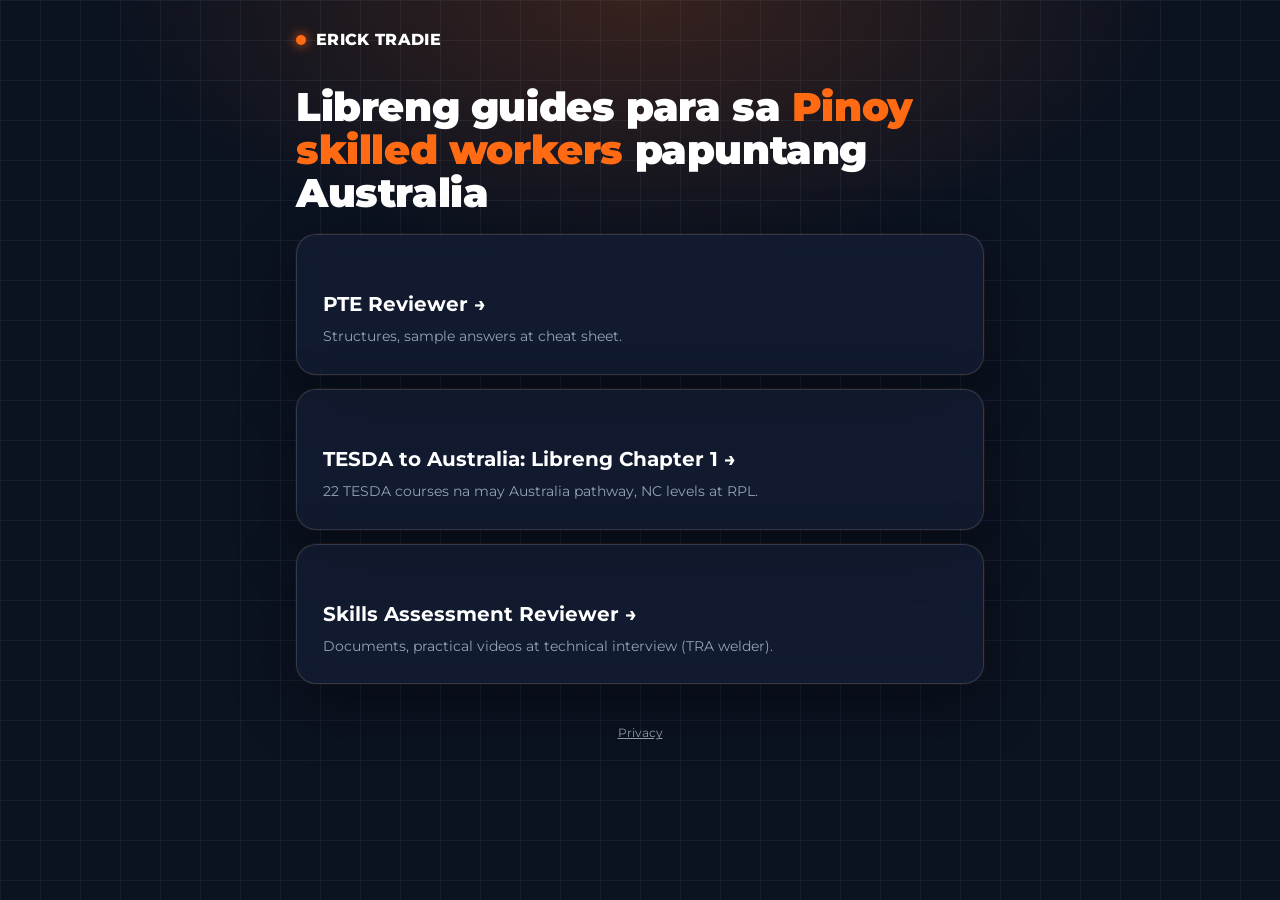
<file: index.html>
<!doctype html>
<html lang="en">
<head>
  <meta charset="utf-8">
  <meta name="viewport" content="width=device-width, initial-scale=1">
  <title>Free Guides | Erick Tradie</title>
  <meta name="description" content="Libreng guides para sa Pinoy skilled workers papuntang Australia: PTE reviewer, TESDA to Australia ebook, skills assessment reviewer.">
  <link href="https://fonts.googleapis.com/css2?family=Montserrat:wght@400;600;700;800;900&display=swap" rel="stylesheet">
  <link rel="stylesheet" href="assets/style.css">
</head>
<body>
  <div class="wrap prose" style="margin:0 auto">
    <a class="brand" href="./"><span class="dot"></span> ERICK TRADIE</a>
    <h1 style="margin-top:32px">Libreng guides para sa <span style="color:var(--orange)">Pinoy skilled workers</span> papuntang Australia</h1>
    <div style="display:grid;gap:14px;margin-top:20px">
      <a class="card" href="pte/" style="text-decoration:none;color:inherit"><h2>PTE Reviewer →</h2><p class="small" style="margin:0">Structures, sample answers at cheat sheet.</p></a>
      <a class="card" href="tesda/" style="text-decoration:none;color:inherit"><h2>TESDA to Australia: Libreng Chapter 1 →</h2><p class="small" style="margin:0">22 TESDA courses na may Australia pathway, NC levels at RPL.</p></a>
      <a class="card" href="skills/" style="text-decoration:none;color:inherit"><h2>Skills Assessment Reviewer →</h2><p class="small" style="margin:0">Documents, practical videos at technical interview (TRA welder).</p></a>
    </div>
    <footer><a href="privacy/">Privacy</a></footer>
  </div>
</body>
</html>
</file>
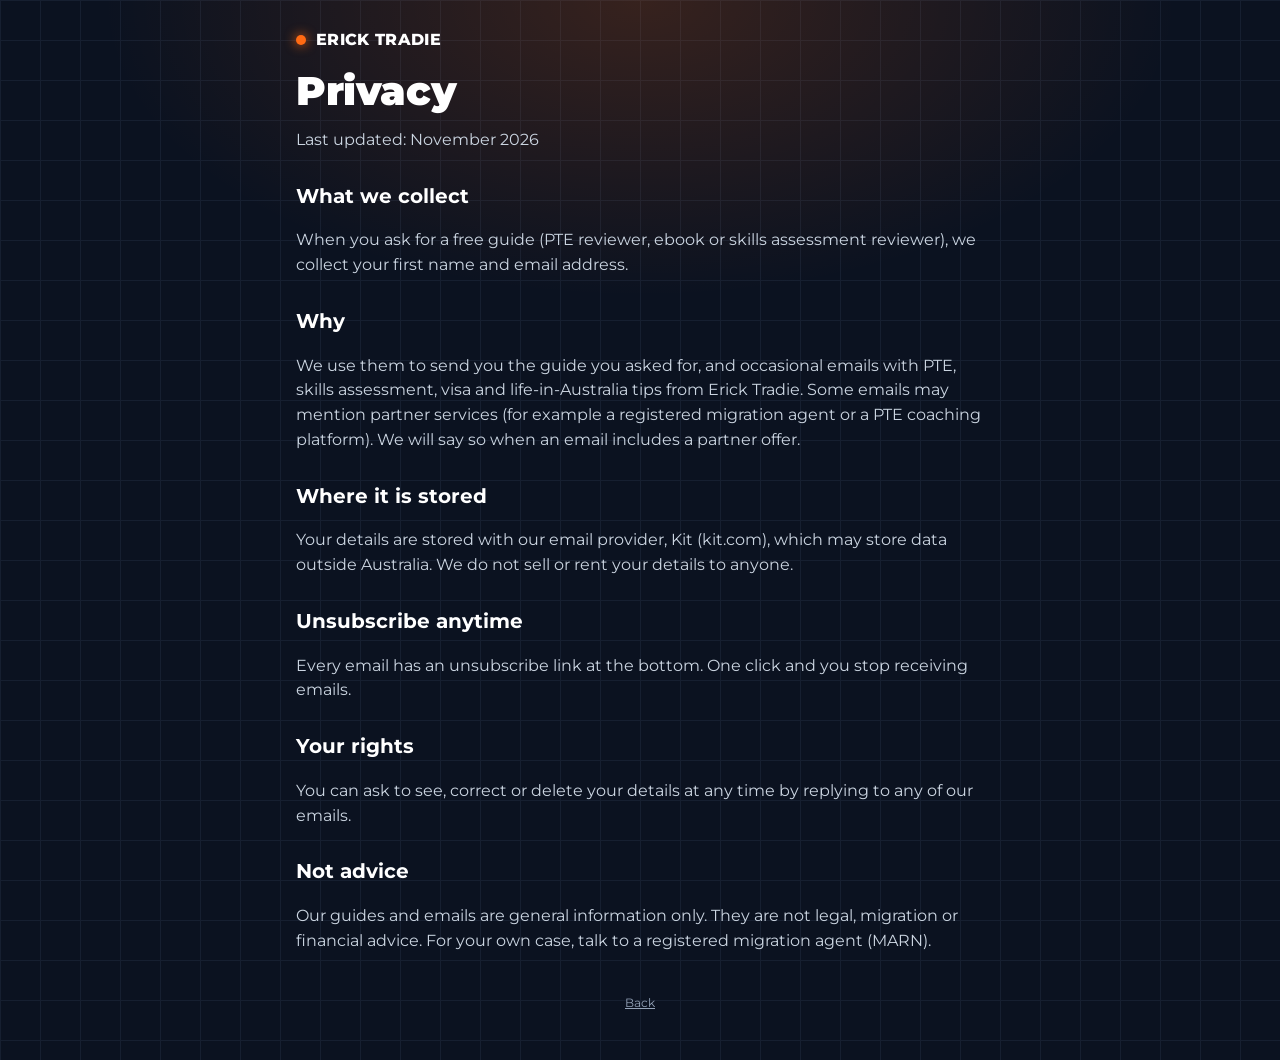
<file: privacy/index.html>
<!doctype html>
<html lang="en">
<head>
  <meta charset="utf-8">
  <meta name="viewport" content="width=device-width, initial-scale=1">
  <title>Privacy | Erick Tradie</title>
  <link href="https://fonts.googleapis.com/css2?family=Montserrat:wght@400;600;700;800;900&display=swap" rel="stylesheet">
  <link rel="stylesheet" href="../assets/style.css">
</head>
<body>
  <div class="wrap prose" style="margin:0 auto">
    <a class="brand" href="../"><span class="dot"></span> ERICK TRADIE</a>
    <h1>Privacy</h1>
    <p>Last updated: November 2026</p>

    <h2>What we collect</h2>
    <p>When you ask for a free guide (PTE reviewer, ebook or skills assessment reviewer), we collect your first name and email address.</p>

    <h2>Why</h2>
    <p>We use them to send you the guide you asked for, and occasional emails with PTE, skills assessment, visa and life-in-Australia tips from Erick Tradie. Some emails may mention partner services (for example a registered migration agent or a PTE coaching platform). We will say so when an email includes a partner offer.</p>

    <h2>Where it is stored</h2>
    <p>Your details are stored with our email provider, Kit (kit.com), which may store data outside Australia. We do not sell or rent your details to anyone.</p>

    <h2>Unsubscribe anytime</h2>
    <p>Every email has an unsubscribe link at the bottom. One click and you stop receiving emails.</p>

    <h2>Your rights</h2>
    <p>You can ask to see, correct or delete your details at any time by replying to any of our emails.</p>

    <h2>Not advice</h2>
    <p>Our guides and emails are general information only. They are not legal, migration or financial advice. For your own case, talk to a registered migration agent (MARN).</p>

    <footer><a href="../">Back</a></footer>
  </div>
</body>
</html>
</file>
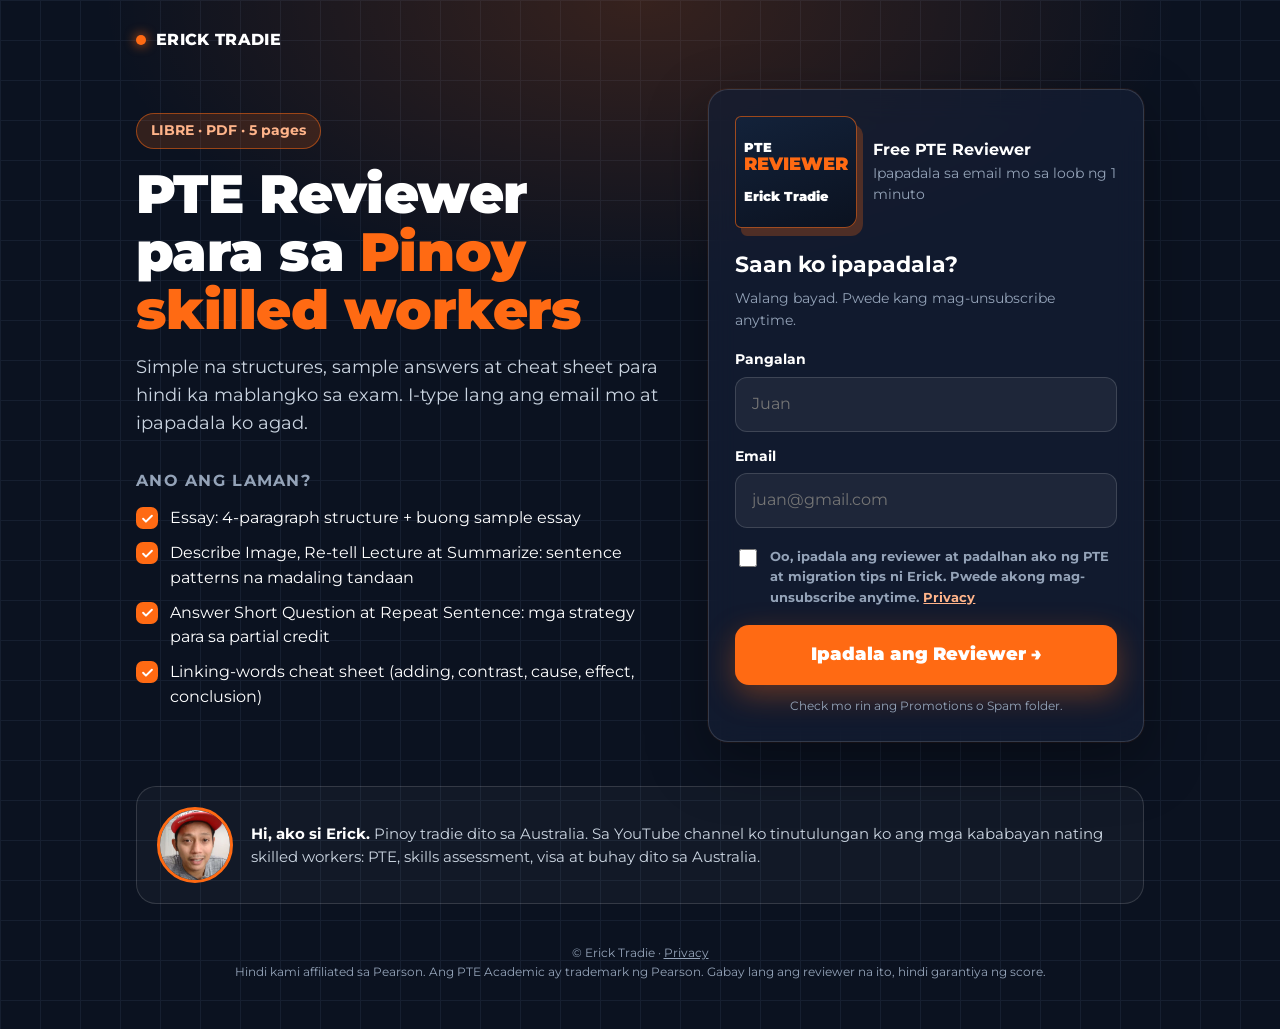
<file: pte/index.html>
<!doctype html>
<html lang="en">
<head>
  <meta charset="utf-8">
  <meta name="viewport" content="width=device-width, initial-scale=1">
  <title>Free PTE Reviewer | Erick Tradie</title>
  <meta name="description" content="Libreng PTE reviewer para sa Pinoy skilled workers papuntang Australia: structures, sample answers at cheat sheet para sa mga PTE task.">
  <meta property="og:title" content="Libreng PTE Reviewer – Erick Tradie">
  <meta property="og:description" content="Structures, sample answers at linking-words cheat sheet. I-type lang ang email mo.">
  <meta property="og:image" content="../assets/erick.jpg">
  <link rel="preconnect" href="https://fonts.googleapis.com">
  <link rel="preconnect" href="https://fonts.gstatic.com" crossorigin>
  <link href="https://fonts.googleapis.com/css2?family=Montserrat:wght@400;600;700;800;900&display=swap" rel="stylesheet">
  <link rel="stylesheet" href="../assets/style.css">
</head>
<body>
  <div class="wrap">
    <a class="brand" href="../"><span class="dot"></span> ERICK TRADIE</a>

    <main class="hero">
      <section class="intro">
        <span class="kicker">LIBRE · PDF · 5 pages</span>
        <h1>PTE Reviewer para sa <span class="accent">Pinoy skilled workers</span></h1>
        <p class="lead">Simple na structures, sample answers at cheat sheet para hindi ka mablangko sa exam. I-type lang ang email mo at ipapadala ko agad.</p>
      </section>
      <section class="inside">
        <h2 class="inside-title">Ano ang laman?</h2>
        <ul class="list">
          <li>Essay: 4-paragraph structure + buong sample essay</li>
          <li>Describe Image, Re-tell Lecture at Summarize: sentence patterns na madaling tandaan</li>
          <li>Answer Short Question at Repeat Sentence: mga strategy para sa partial credit</li>
          <li>Linking-words cheat sheet (adding, contrast, cause, effect, conclusion)</li>
        </ul>
      </section>

      <section class="card" aria-labelledby="get">
        <div class="cover">
          <div class="book">PTE<br><span>REVIEWER</span><br>Erick Tradie</div>
          <div class="meta"><b>Free PTE Reviewer</b>Ipapadala sa email mo sa loob ng 1 minuto</div>
        </div>
        <h2 id="get">Saan ko ipapadala?</h2>
        <p class="small">Walang bayad. Pwede kang mag-unsubscribe anytime.</p>

        <!-- Kit form "PTE Reviewer" (ID 10168295) -->
        <form id="lead" action="https://app.kit.com/forms/10168295/subscriptions" method="post">
          <label for="fn">Pangalan</label>
          <input id="fn" type="text" name="fields[first_name]" autocomplete="given-name" placeholder="Juan" required>
          <label for="em">Email</label>
          <input id="em" type="email" name="email_address" autocomplete="email" placeholder="juan@gmail.com" required>
          <label class="consent"><input type="checkbox" required>
            <span>Oo, ipadala ang reviewer at padalhan ako ng PTE at migration tips ni Erick. Pwede akong mag-unsubscribe anytime. <a href="../privacy/">Privacy</a></span></label>
          <button class="btn" type="submit">Ipadala ang Reviewer →</button>
          <p class="note">Check mo rin ang Promotions o Spam folder.</p>
        </form>
      </section>
    </main>

    <aside class="about">
      <img src="../assets/erick.jpg" alt="Erick Tradie" width="76" height="76">
      <p><b>Hi, ako si Erick.</b> Pinoy tradie dito sa Australia. Sa YouTube channel ko tinutulungan ko ang mga kababayan nating skilled workers: PTE, skills assessment, visa at buhay dito sa Australia.</p>
    </aside>

    <footer>
      © Erick Tradie · <a href="../privacy/">Privacy</a><br>
      Hindi kami affiliated sa Pearson. Ang PTE Academic ay trademark ng Pearson. Gabay lang ang reviewer na ito, hindi garantiya ng score.
    </footer>
  </div>
  <script>
    // Until the Kit form is connected, stop test sign-ups from going nowhere.
    document.getElementById('lead').addEventListener('submit', function (e) {
      if (this.action.indexOf('KIT_FORM_ID') !== -1) { e.preventDefault(); alert('Form not connected yet: add the Kit form ID.'); return; }
      this.querySelector('button').disabled = true;
      this.querySelector('button').textContent = 'Sending…';
    });
  </script>
</body>
</html>
</file>
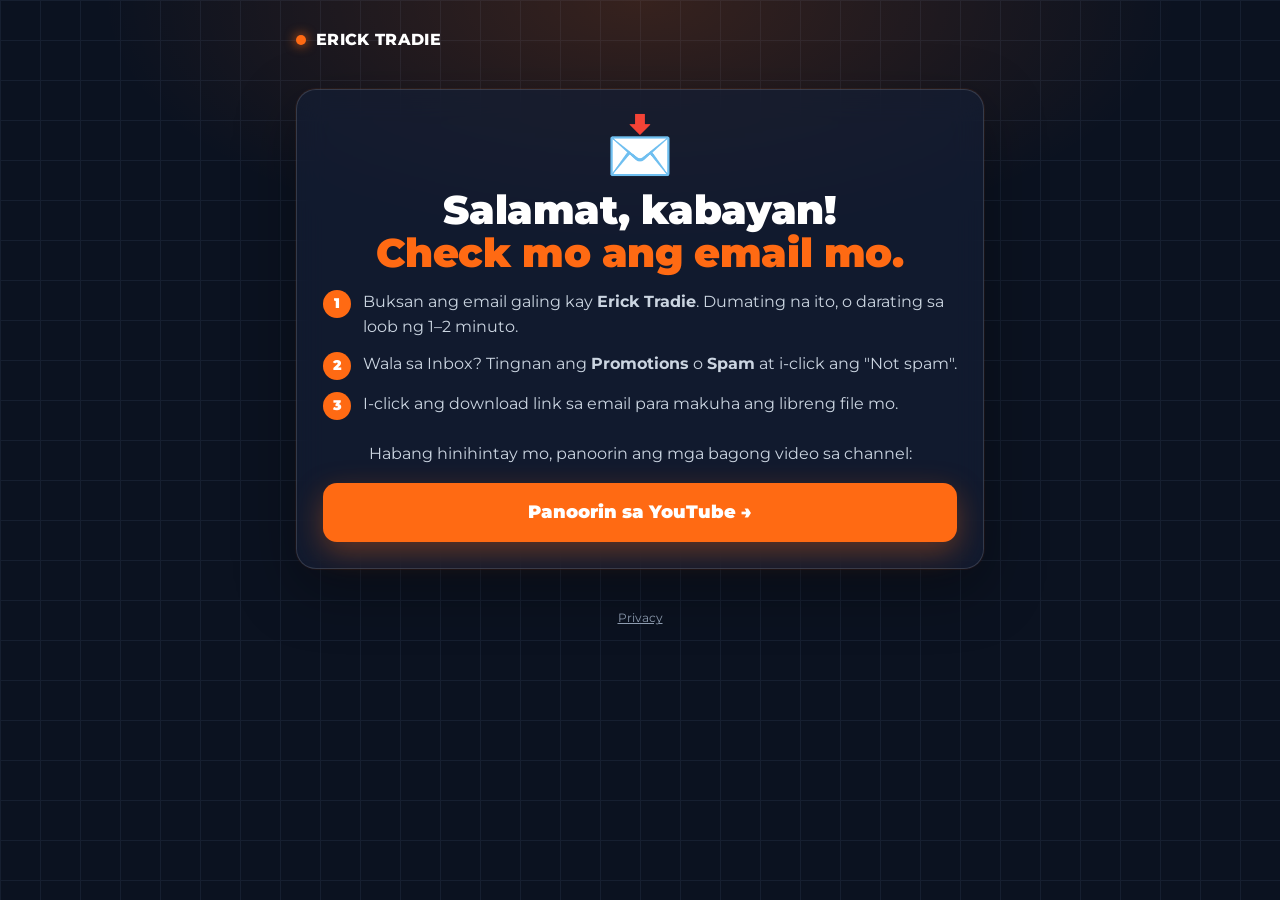
<file: salamat/index.html>
<!doctype html>
<html lang="en">
<head>
  <meta charset="utf-8">
  <meta name="viewport" content="width=device-width, initial-scale=1">
  <title>Salamat! Check Your Email | Erick Tradie</title>
  <meta name="robots" content="noindex">
  <link href="https://fonts.googleapis.com/css2?family=Montserrat:wght@400;600;700;800;900&display=swap" rel="stylesheet">
  <link rel="stylesheet" href="../assets/style.css">
</head>
<body>
  <div class="wrap prose" style="margin:0 auto">
    <a class="brand" href="../"><span class="dot"></span> ERICK TRADIE</a>
    <div class="card center" style="margin-top:36px">
      <div class="big-emoji">📩</div>
      <h1>Salamat, kabayan!<br><span style="color:var(--orange)">Check mo ang email mo.</span></h1>
      <ol class="steps">
        <li><span>Buksan ang email galing kay <b>Erick Tradie</b>. Dumating na ito, o darating sa loob ng 1–2 minuto.</span></li>
        <li><span>Wala sa Inbox? Tingnan ang <b>Promotions</b> o <b>Spam</b> at i-click ang "Not spam".</span></li>
        <li><span>I-click ang download link sa email para makuha ang libreng file mo.</span></li>
      </ol>
      <p style="margin-top:22px">Habang hinihintay mo, panoorin ang mga bagong video sa channel:</p>
      <a class="btn" href="https://www.youtube.com/@ericktradie" rel="noopener">Panoorin sa YouTube →</a>
    </div>
    <footer><a href="../privacy/">Privacy</a></footer>
  </div>
</body>
</html>
</file>
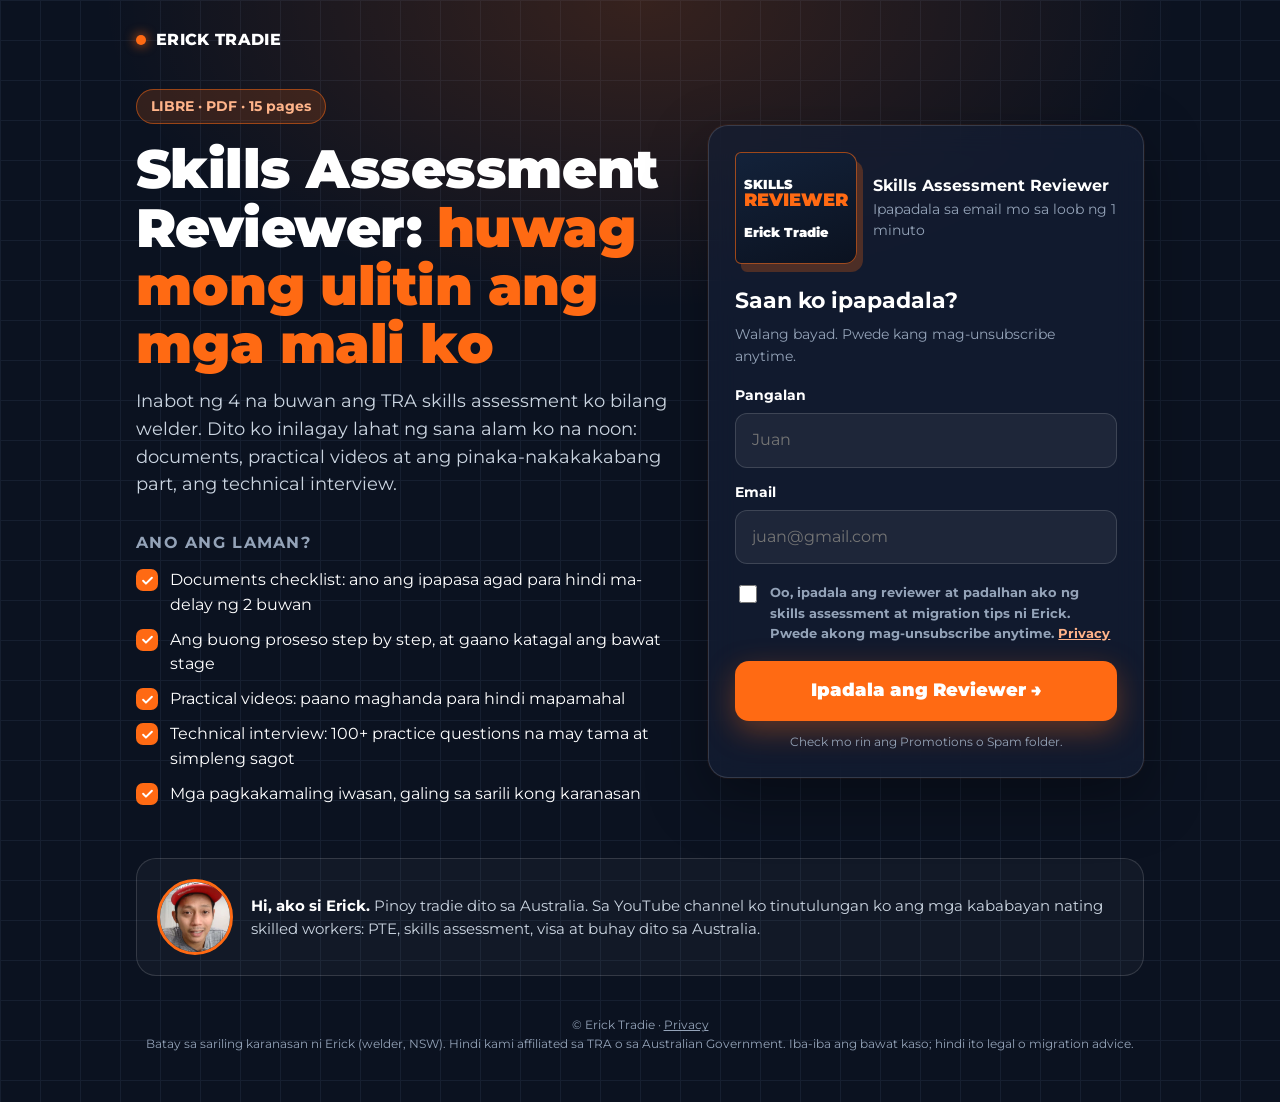
<file: skills/index.html>
<!doctype html>
<html lang="en">
<head>
  <meta charset="utf-8">
  <meta name="viewport" content="width=device-width, initial-scale=1">
  <title>Free Skills Assessment Reviewer (TRA Welder) | Erick Tradie</title>
  <meta name="description" content="Libreng skills assessment reviewer: documents checklist, practical videos, technical interview practice questions. Batay sa sariling TRA journey ni Erick.">
  <meta property="og:title" content="Libreng Skills Assessment Reviewer – Erick Tradie">
  <meta property="og:description" content="Documents, practical videos at technical interview. Para hindi mo maulit ang mga mali ko.">
  <meta property="og:image" content="../assets/erick.jpg">
  <link rel="preconnect" href="https://fonts.googleapis.com">
  <link rel="preconnect" href="https://fonts.gstatic.com" crossorigin>
  <link href="https://fonts.googleapis.com/css2?family=Montserrat:wght@400;600;700;800;900&display=swap" rel="stylesheet">
  <link rel="stylesheet" href="../assets/style.css">
</head>
<body>
  <div class="wrap">
    <a class="brand" href="../"><span class="dot"></span> ERICK TRADIE</a>

    <main class="hero">
      <section class="intro">
        <span class="kicker">LIBRE · PDF · 15 pages</span>
        <h1>Skills Assessment Reviewer: <span class="accent">huwag mong ulitin ang mga mali ko</span></h1>
        <p class="lead">Inabot ng 4 na buwan ang TRA skills assessment ko bilang welder. Dito ko inilagay lahat ng sana alam ko na noon: documents, practical videos at ang pinaka-nakakakabang part, ang technical interview.</p>
      </section>
      <section class="inside">
        <h2 class="inside-title">Ano ang laman?</h2>
        <ul class="list">
          <li>Documents checklist: ano ang ipapasa agad para hindi ma-delay ng 2 buwan</li>
          <li>Ang buong proseso step by step, at gaano katagal ang bawat stage</li>
          <li>Practical videos: paano maghanda para hindi mapamahal</li>
          <li>Technical interview: 100+ practice questions na may tama at simpleng sagot</li>
          <li>Mga pagkakamaling iwasan, galing sa sarili kong karanasan</li>
        </ul>
      </section>

      <section class="card" aria-labelledby="get">
        <div class="cover">
          <div class="book">SKILLS<br><span>REVIEWER</span><br>Erick Tradie</div>
          <div class="meta"><b>Skills Assessment Reviewer</b>Ipapadala sa email mo sa loob ng 1 minuto</div>
        </div>
        <h2 id="get">Saan ko ipapadala?</h2>
        <p class="small">Walang bayad. Pwede kang mag-unsubscribe anytime.</p>

        <!-- Kit form "Skills Reviewer" (ID 10168935) -->
        <form id="lead" action="https://app.kit.com/forms/10168935/subscriptions" method="post">
          <label for="fn">Pangalan</label>
          <input id="fn" type="text" name="fields[first_name]" autocomplete="given-name" placeholder="Juan" required>
          <label for="em">Email</label>
          <input id="em" type="email" name="email_address" autocomplete="email" placeholder="juan@gmail.com" required>
          <label class="consent"><input type="checkbox" required>
            <span>Oo, ipadala ang reviewer at padalhan ako ng skills assessment at migration tips ni Erick. Pwede akong mag-unsubscribe anytime. <a href="../privacy/">Privacy</a></span></label>
          <button class="btn" type="submit">Ipadala ang Reviewer →</button>
          <p class="note">Check mo rin ang Promotions o Spam folder.</p>
        </form>
      </section>
    </main>

    <aside class="about">
      <img src="../assets/erick.jpg" alt="Erick Tradie" width="76" height="76">
      <p><b>Hi, ako si Erick.</b> Pinoy tradie dito sa Australia. Sa YouTube channel ko tinutulungan ko ang mga kababayan nating skilled workers: PTE, skills assessment, visa at buhay dito sa Australia.</p>
    </aside>

    <footer>
      © Erick Tradie · <a href="../privacy/">Privacy</a><br>
      Batay sa sariling karanasan ni Erick (welder, NSW). Hindi kami affiliated sa TRA o sa Australian Government. Iba-iba ang bawat kaso; hindi ito legal o migration advice.
    </footer>
  </div>
  <script>
    // Until the Kit form is connected, stop test sign-ups from going nowhere.
    document.getElementById('lead').addEventListener('submit', function (e) {
      if (this.action.indexOf('KIT_FORM_ID') !== -1) { e.preventDefault(); alert('Form not connected yet: add the Kit form ID.'); return; }
      this.querySelector('button').disabled = true;
      this.querySelector('button').textContent = 'Sending…';
    });
  </script>
</body>
</html>
</file>
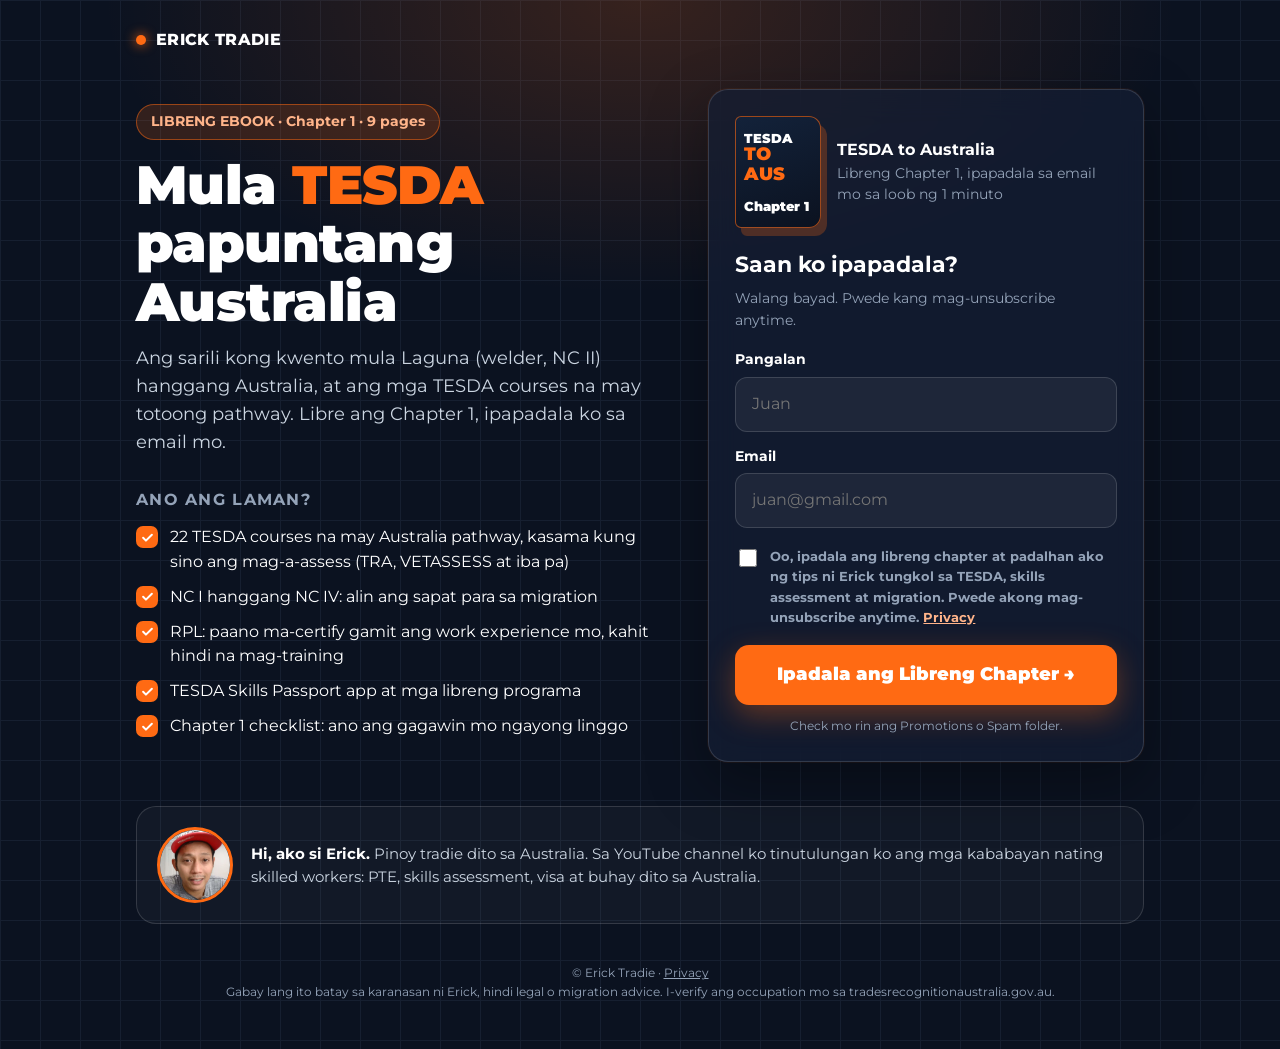
<file: tesda/index.html>
<!doctype html>
<html lang="en">
<head>
  <meta charset="utf-8">
  <meta name="viewport" content="width=device-width, initial-scale=1">
  <title>Free Ebook: TESDA to Australia (Chapter 1) | Erick Tradie</title>
  <meta name="description" content="Libreng Chapter 1 ng TESDA to Australia ebook: 22 TESDA courses na may Australia pathway, NC levels, RPL at checklist.">
  <meta property="og:title" content="Libreng Ebook: TESDA to Australia – Chapter 1">
  <meta property="og:description" content="Mula TESDA NC II papuntang Australia. 22 courses na may pathway. I-type lang ang email mo.">
  <meta property="og:image" content="../assets/erick.jpg">
  <link rel="preconnect" href="https://fonts.googleapis.com">
  <link rel="preconnect" href="https://fonts.gstatic.com" crossorigin>
  <link href="https://fonts.googleapis.com/css2?family=Montserrat:wght@400;600;700;800;900&display=swap" rel="stylesheet">
  <link rel="stylesheet" href="../assets/style.css">
</head>
<body>
  <div class="wrap">
    <a class="brand" href="../"><span class="dot"></span> ERICK TRADIE</a>

    <main class="hero">
      <section class="intro">
        <span class="kicker">LIBRENG EBOOK · Chapter 1 · 9 pages</span>
        <h1>Mula <span class="accent">TESDA</span> papuntang Australia</h1>
        <p class="lead">Ang sarili kong kwento mula Laguna (welder, NC II) hanggang Australia, at ang mga TESDA courses na may totoong pathway. Libre ang Chapter 1, ipapadala ko sa email mo.</p>
      </section>
      <section class="inside">
        <h2 class="inside-title">Ano ang laman?</h2>
        <ul class="list">
          <li>22 TESDA courses na may Australia pathway, kasama kung sino ang mag-a-assess (TRA, VETASSESS at iba pa)</li>
          <li>NC I hanggang NC IV: alin ang sapat para sa migration</li>
          <li>RPL: paano ma-certify gamit ang work experience mo, kahit hindi na mag-training</li>
          <li>TESDA Skills Passport app at mga libreng programa</li>
          <li>Chapter 1 checklist: ano ang gagawin mo ngayong linggo</li>
        </ul>
      </section>

      <section class="card" aria-labelledby="get">
        <div class="cover">
          <div class="book">TESDA<br><span>TO AUS</span><br>Chapter 1</div>
          <div class="meta"><b>TESDA to Australia</b>Libreng Chapter 1, ipapadala sa email mo sa loob ng 1 minuto</div>
        </div>
        <h2 id="get">Saan ko ipapadala?</h2>
        <p class="small">Walang bayad. Pwede kang mag-unsubscribe anytime.</p>

        <!-- Kit form "TESDA Ebook" (ID 10168303) -->
        <form id="lead" action="https://app.kit.com/forms/10168303/subscriptions" method="post">
          <label for="fn">Pangalan</label>
          <input id="fn" type="text" name="fields[first_name]" autocomplete="given-name" placeholder="Juan" required>
          <label for="em">Email</label>
          <input id="em" type="email" name="email_address" autocomplete="email" placeholder="juan@gmail.com" required>
          <label class="consent"><input type="checkbox" required>
            <span>Oo, ipadala ang libreng chapter at padalhan ako ng tips ni Erick tungkol sa TESDA, skills assessment at migration. Pwede akong mag-unsubscribe anytime. <a href="../privacy/">Privacy</a></span></label>
          <button class="btn" type="submit">Ipadala ang Libreng Chapter →</button>
          <p class="note">Check mo rin ang Promotions o Spam folder.</p>
        </form>
      </section>
    </main>

    <aside class="about">
      <img src="../assets/erick.jpg" alt="Erick Tradie" width="76" height="76">
      <p><b>Hi, ako si Erick.</b> Pinoy tradie dito sa Australia. Sa YouTube channel ko tinutulungan ko ang mga kababayan nating skilled workers: PTE, skills assessment, visa at buhay dito sa Australia.</p>
    </aside>

    <footer>
      © Erick Tradie · <a href="../privacy/">Privacy</a><br>
      Gabay lang ito batay sa karanasan ni Erick, hindi legal o migration advice. I-verify ang occupation mo sa tradesrecognitionaustralia.gov.au.
    </footer>
  </div>
  <script>
    // Until the Kit form is connected, stop test sign-ups from going nowhere.
    document.getElementById('lead').addEventListener('submit', function (e) {
      if (this.action.indexOf('KIT_FORM_ID') !== -1) { e.preventDefault(); alert('Form not connected yet: add the Kit form ID.'); return; }
      this.querySelector('button').disabled = true;
      this.querySelector('button').textContent = 'Sending…';
    });
  </script>
</body>
</html>
</file>
<file: assets/style.css>
/* Erick Tradie lead pages — "Kuya Tech" palette (same as the videos) */
:root {
  --bg: #0B1220;
  --grid: #161F30;
  --card: rgba(20, 30, 52, 0.72);
  --line: rgba(255, 255, 255, 0.14);
  --orange: #FF6A13;
  --orange-soft: rgba(255, 106, 19, 0.16);
  --lime: #E8FF3A;
  --text: #FFFFFF;
  --muted: #94A3B8;
  --radius: 20px;
}
* { box-sizing: border-box; }
html { -webkit-text-size-adjust: 100%; }
body {
  margin: 0;
  background-color: var(--bg);
  background-image:
    radial-gradient(ellipse 60% 40% at 50% 0%, rgba(255, 106, 19, 0.18), transparent 70%),
    linear-gradient(var(--grid) 1px, transparent 1px),
    linear-gradient(90deg, var(--grid) 1px, transparent 1px);
  background-size: 100% 100%, 40px 40px, 40px 40px;
  color: var(--text);
  font-family: "Montserrat", "Segoe UI", system-ui, -apple-system, sans-serif;
  line-height: 1.55;
  min-height: 100vh;
}
.wrap { max-width: 1040px; margin: 0 auto; padding: 28px 16px 48px; }
.brand { display: flex; align-items: center; gap: 10px; font-weight: 800; letter-spacing: .02em; color: var(--text); text-decoration: none; }
.brand .dot { width: 10px; height: 10px; border-radius: 50%; background: var(--orange); box-shadow: 0 0 12px var(--orange); }

/* Desktop: text left, form right. Phone: headline -> form -> what's inside (form above the fold). */
.hero { display: grid; grid-template-columns: 1.1fr .9fr; grid-template-areas: "intro card" "inside card"; column-gap: 40px; row-gap: 10px; align-items: start; margin-top: 36px; }
.hero .intro { grid-area: intro; align-self: end; }
.hero .card { grid-area: card; align-self: center; }
.hero .inside { grid-area: inside; }
.inside-title { font-size: 16px; color: var(--muted); text-transform: uppercase; letter-spacing: .08em; margin: 0 0 12px; }
@media (max-width: 820px) {
  .hero { grid-template-columns: 1fr; grid-template-areas: "intro" "card" "inside"; row-gap: 26px; margin-top: 20px; }
  .lead { margin-bottom: 0; }
}

.kicker { display: inline-block; padding: 6px 14px; border-radius: 999px; background: var(--orange-soft); border: 1px solid rgba(255,106,19,.5); color: #FFB48A; font-size: 14px; font-weight: 700; }
h1 { font-size: clamp(32px, 6vw, 54px); line-height: 1.08; margin: 16px 0 14px; font-weight: 900; letter-spacing: -0.01em; }
h1 .accent { color: var(--orange); }
.lead { font-size: 18px; color: #CBD5E1; margin: 0 0 22px; max-width: 560px; }

.list { list-style: none; padding: 0; margin: 0 0 8px; display: grid; gap: 10px; }
.list li { display: flex; gap: 12px; align-items: flex-start; font-size: 16px; }
.list li::before { content: ""; flex: 0 0 22px; height: 22px; margin-top: 1px; border-radius: 7px; background: var(--orange) url("data:image/svg+xml,%3Csvg xmlns='http://www.w3.org/2000/svg' viewBox='0 0 24 24' fill='none' stroke='white' stroke-width='3.2' stroke-linecap='round' stroke-linejoin='round'%3E%3Cpath d='M5 12.5l4.5 4.5L19 7.5'/%3E%3C/svg%3E") center / 15px no-repeat; }

.card { background: var(--card); border: 1px solid var(--line); border-radius: var(--radius); padding: 26px; backdrop-filter: blur(16px); -webkit-backdrop-filter: blur(16px); box-shadow: 0 20px 60px rgba(0,0,0,.35), 0 0 0 1px rgba(255,106,19,.08); }
.card h2 { margin: 0 0 6px; font-size: 22px; }
.card p.small { margin: 0 0 18px; color: var(--muted); font-size: 14px; }

.cover { display: flex; gap: 16px; align-items: center; margin-bottom: 20px; }
.book { flex: 0 0 86px; height: 112px; border-radius: 6px 12px 12px 6px; background: linear-gradient(160deg, #13223A, #0B1220); border: 1px solid rgba(255,106,19,.6); box-shadow: 6px 8px 0 rgba(255,106,19,.25); display: flex; flex-direction: column; justify-content: center; padding: 8px; font-weight: 900; font-size: 13px; line-height: 1.1; }
.book span { color: var(--orange); font-size: 18px; }
.cover .meta { font-size: 14px; color: var(--muted); }
.cover .meta b { color: var(--text); display: block; font-size: 16px; }

label { display: block; font-size: 14px; font-weight: 700; margin: 0 0 6px; }
input[type=text], input[type=email] { width: 100%; padding: 14px 16px; border-radius: 12px; border: 1px solid var(--line); background: rgba(255,255,255,.06); color: var(--text); font: inherit; font-size: 16px; margin-bottom: 14px; }
input:focus { outline: 2px solid var(--orange); outline-offset: 1px; border-color: transparent; }
.consent { display: flex; gap: 10px; align-items: flex-start; font-size: 13px; color: var(--muted); margin: 4px 0 18px; }
.consent input { margin-top: 3px; width: 18px; height: 18px; accent-color: var(--orange); flex: 0 0 18px; }
.consent a { color: #FFB48A; }
.btn { width: 100%; padding: 16px 20px; border: 0; border-radius: 14px; background: var(--orange); color: #fff; font: inherit; font-weight: 900; font-size: 18px; cursor: pointer; box-shadow: 0 10px 30px rgba(255,106,19,.35); transition: transform .12s ease, box-shadow .12s ease; text-decoration: none; display: inline-block; text-align: center; }
.btn:hover { transform: translateY(-1px); box-shadow: 0 14px 34px rgba(255,106,19,.45); }
.btn:disabled { opacity: .6; cursor: wait; }
.note { font-size: 12px; color: var(--muted); text-align: center; margin: 12px 0 0; }

.about { display: flex; gap: 18px; align-items: center; margin-top: 44px; padding: 20px; border-radius: var(--radius); background: rgba(255,255,255,.03); border: 1px solid var(--line); }
.about img { width: 76px; height: 76px; border-radius: 50%; object-fit: cover; border: 3px solid var(--orange); flex: 0 0 76px; }
.about p { margin: 0; color: #CBD5E1; font-size: 15px; }
.about b { color: var(--text); }

footer { margin-top: 40px; font-size: 12px; color: var(--muted); text-align: center; }
footer a { color: var(--muted); }

.prose { max-width: 720px; }
.prose h1 { font-size: clamp(28px, 5vw, 40px); }
.prose h2 { font-size: 20px; margin-top: 28px; }
.prose p, .prose li { color: #CBD5E1; }
.center { text-align: center; }
.big-emoji { font-size: 56px; line-height: 1; }
.steps { counter-reset: s; list-style: none; padding: 0; display: grid; gap: 12px; text-align: left; }
.steps li { counter-increment: s; display: flex; gap: 12px; align-items: flex-start; }
.steps li::before { content: counter(s); flex: 0 0 28px; height: 28px; border-radius: 50%; background: var(--orange); color: #fff; font-weight: 900; display: grid; place-items: center; font-size: 14px; }
</file>
